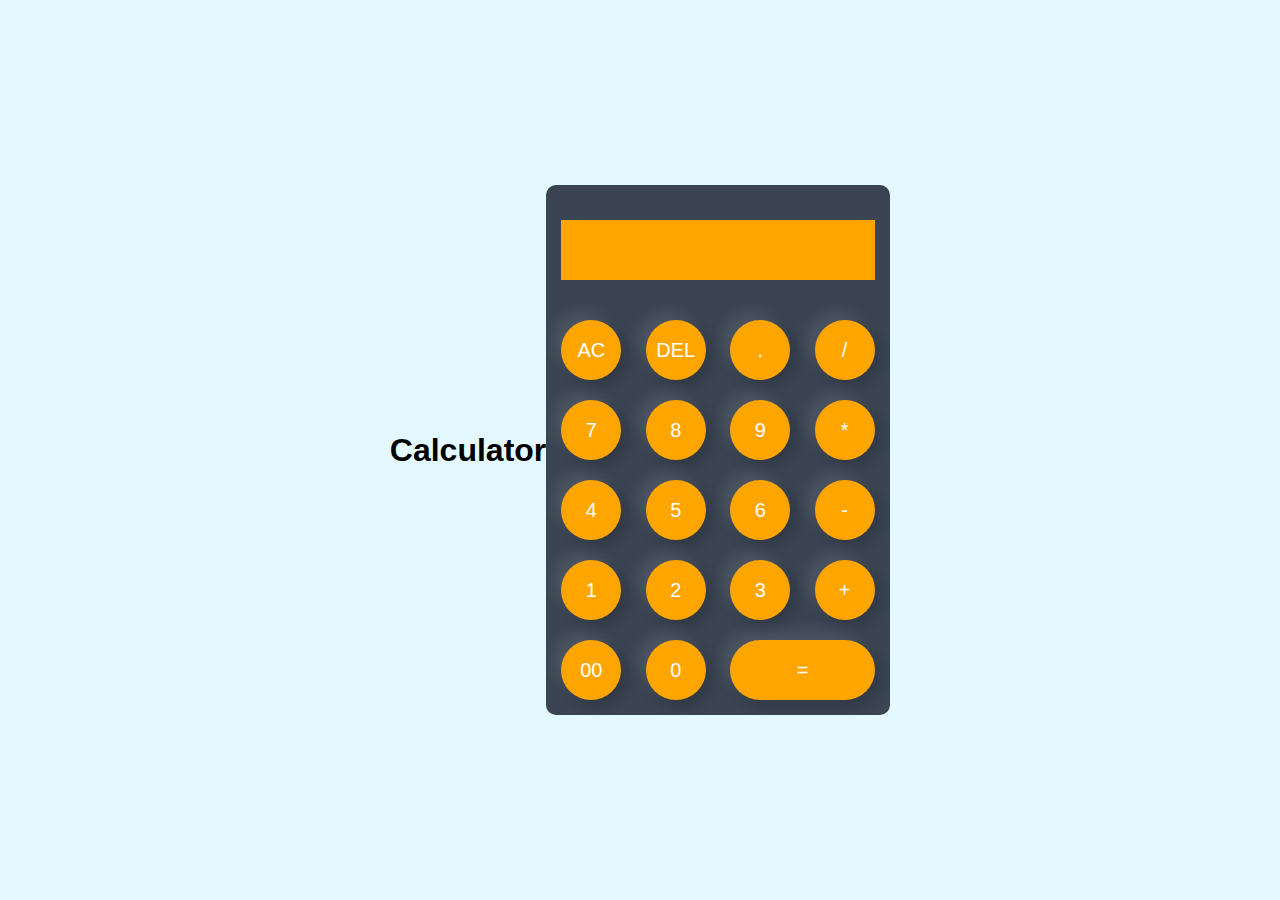
<file: index.html>
<!DOCTYPE html>
<html lang="en">
<head>
    <meta charset="UTF-8">
    <meta name="viewport" content="width=device-width, initial-scale=1.0">
    <title>Document</title>
    <link rel="stylesheet" href="style.css">
</head>
<body>
    <div class="container">
        <h1>Calculator</h1>
        <div class="calculator">
            <form>
                <div class="display">
                    <input type="text" name="display">
                </div>
                <div>
                    <input type="button" value="AC">
                    <input type="button" value="DEL">
                    <input type="button" value=".">
                    <input type="button" value="/">
                </div>
                <div>
                    <input type="button" value="7">
                    <input type="button" value="8">
                    <input type="button" value="9">
                    <input type="button" value="*">
                </div>
                <div>
                    <input type="button" value="4">
                    <input type="button" value="5">
                    <input type="button" value="6">
                    <input type="button" value="-">
                </div>
                <div>
                    <input type="button" value="1">
                    <input type="button" value="2">
                    <input type="button" value="3">
                    <input type="button" value="+">
                </div>
                <div>
                    <input type="button" value="00">
                    <input type="button" value="0">
                    <input type="button" value="=" class="equal">
                </div>
            </form>
        </div>
    </div>
    <script src="script.js"></script>
</body>
</html>
</file>
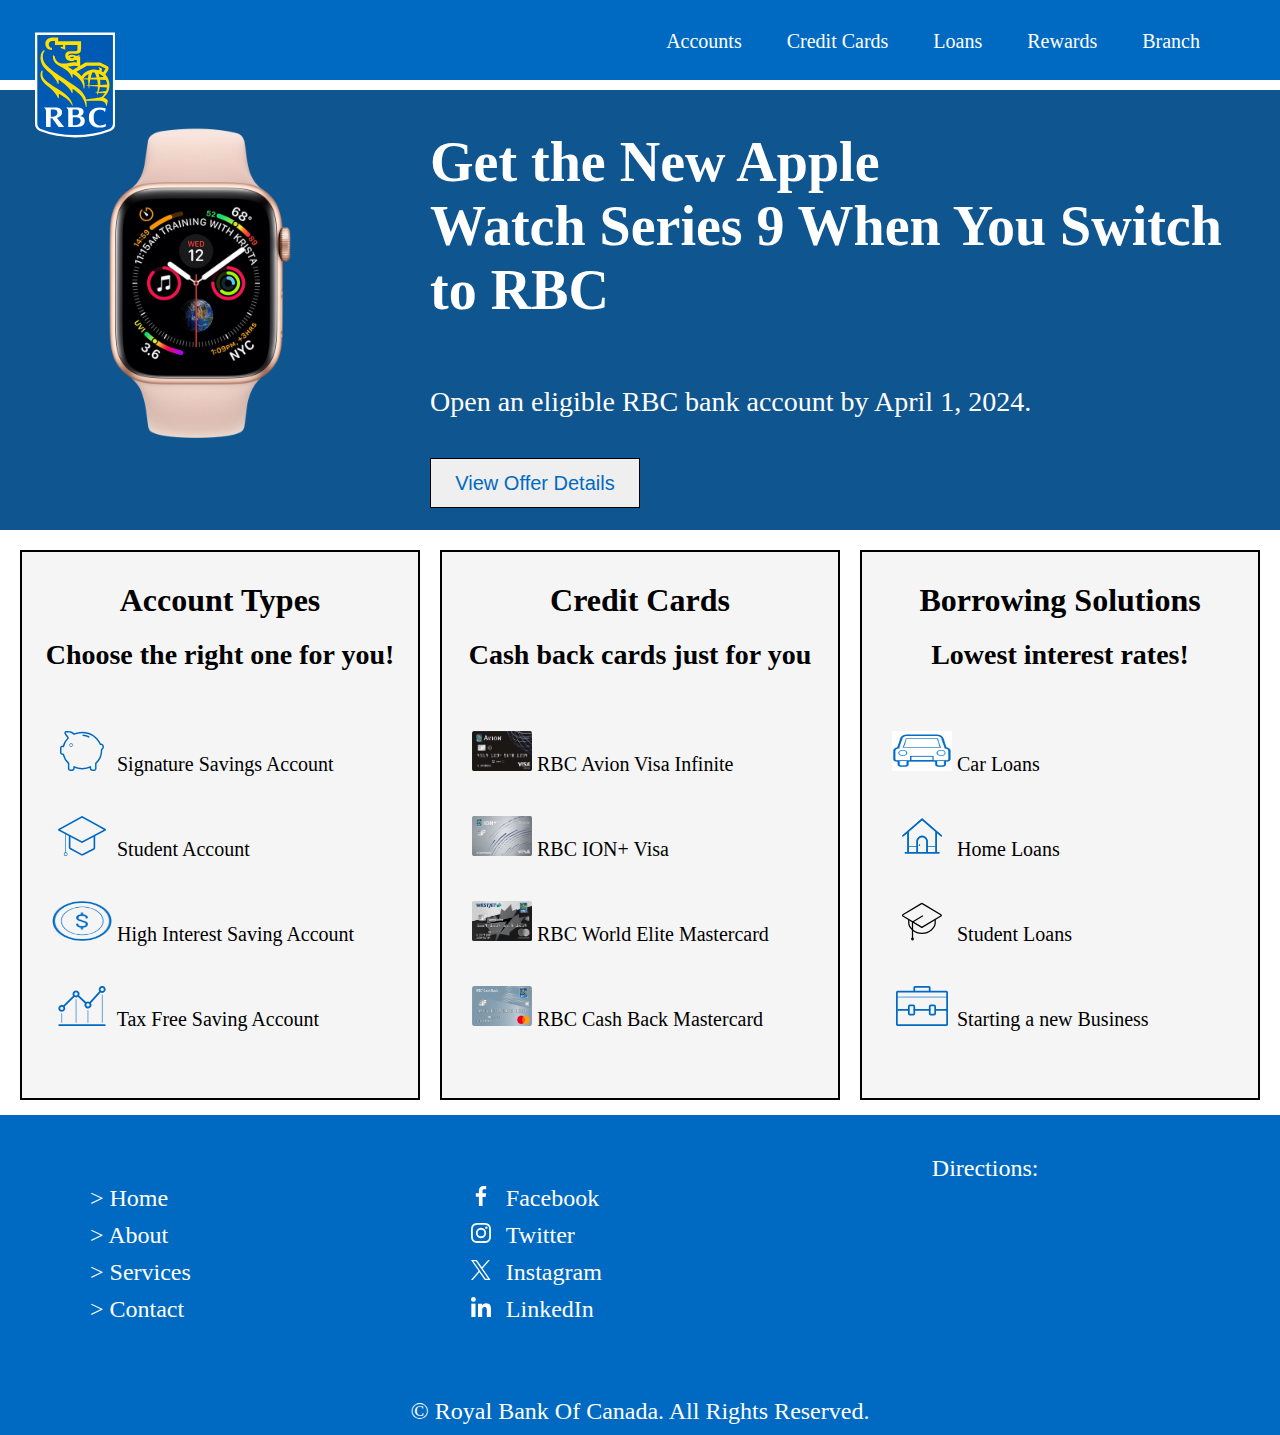
<file: codsoft/Landing Page/index.html>
<!DOCTYPE html>
<html lang="en">
<head>
    <meta charset="UTF-8">
    <meta name="viewport" content="width=device-width, initial-scale=1.0">
    <title>Royal Bank Of Canada</title>
    <link rel="stylesheet" href="styles.css">
</head>
<body>
    <header>
        <div class="logo">
            <img src="th.svg" alt="Royal bank of canada">
        </div>
        <nav>
            <a href="#">Accounts</a>
            <a href="#">Credit Cards</a>
            <a href="#">Loans</a>
            <a href="#">Rewards</a>
            <a href="#">Branch</a>
        </nav>
    </header>
    
    <section class="banner">
        <img src="watch.png" alt="watch" width="400px" height="400px">
        <div class="description">
            <h1>Get the New Apple<br>
                Watch Series 9 When You Switch to RBC</h1><br><br>
            <p>Open an eligible RBC bank account by April 1, 2024.</p>
            <button>View Offer Details</button>
        </div>
        
    </section>
    <main>
        <section class="account-types">
            <div class="c1">
                <h1>Account Types</h1>
                <h3>Choose the right one for you!</h3>
                <ul>
                    <li><img src="s1.svg">  Signature Savings Account</li>
                    <li><img src="s2.svg">  Student Account</li>
                    <li><img src="s3.png">  High Interest Saving Account</li>
                    <li><img src="s4.svg">  Tax Free Saving Account</li>
                </ul>
            </div>

        </section>
        <section class="section-container">
            <div class="c2">
                <h1>Credit Cards</h1>
                <h3>Cash back cards just for you</h3>
                <ul>
                    <li><img src="cc1.png">  RBC Avion Visa Infinite</li>
                    <li><img src="cc2.png">  RBC ION+ Visa</li>
                    <li><img src="3.png">   RBC World Elite Mastercard</li>
                    <li><img src="cc4.png">  RBC Cash Back Mastercard</li>
                </ul>
            </div>

        </section>
        <section class="section-container">
            <div class="c3">
                <h1>Borrowing Solutions</h1>
                <h3>Lowest interest rates!</h3>
                <ul>
                    <li><img src="l1.jpeg">  Car Loans</li>
                    <li><img src="l2.svg">  Home Loans</li>
                    <li><img src="l3.svg">  Student Loans</li>
                    <li><img src="l4.svg">  Starting a new Business</li>
                </ul>
            </div>

        </section>
    </main>

    <footer>
        <section class="footer">
            <div class="footer-links">
                <ul>
                    <li><a href="#">> Home</a></li>
                    <li><a href="#">> About</a></li>
                    <li><a href="#">> Services</a></li>
                    <li><a href="#">> Contact</a></li>
                </ul>
            </div>
    
            <div class="footer-social">
                <ul>
                    <li><img src="facebook.svg"><a href="https://www.facebook.com">Facebook</a></li>
                    <li><img src="instagram.svg"><a href="https://www.twitter.com">Twitter</a></li>
                    <li><img src="twitter.svg"><a href="https://www.instagram.com">Instagram</a></li>
                    <li><img src="linkdin.svg"><a href="https://www.linkedin.com">LinkedIn</a></li>
                </ul>
            </div>
            <div class="location">
                <a href="#">Directions:<br></a>
                <iframe src="https://www.google.com/maps/embed?pb=!1m18!1m12!1m3!1d45950.13571846725!2d-78.92577339689363!3d43.96177593591865!2m3!1f0!2f0!3f0!3m2!1i1024!2i768!4f13.1!3m3!1m2!1s0x89d51b4538008edb%3A0xb452fcac4339f8dc!2sRBC%20Royal%20Bank!5e0!3m2!1sen!2sca!4v1707074437882!5m2!1sen!2sca" width="200" height="200" style="border:0;" allowfullscreen=""></iframe>
            </div>
        </section>

        <p>&copy; Royal Bank Of Canada. All Rights Reserved.</p>
    </footer>
</body>
</html>
</file>
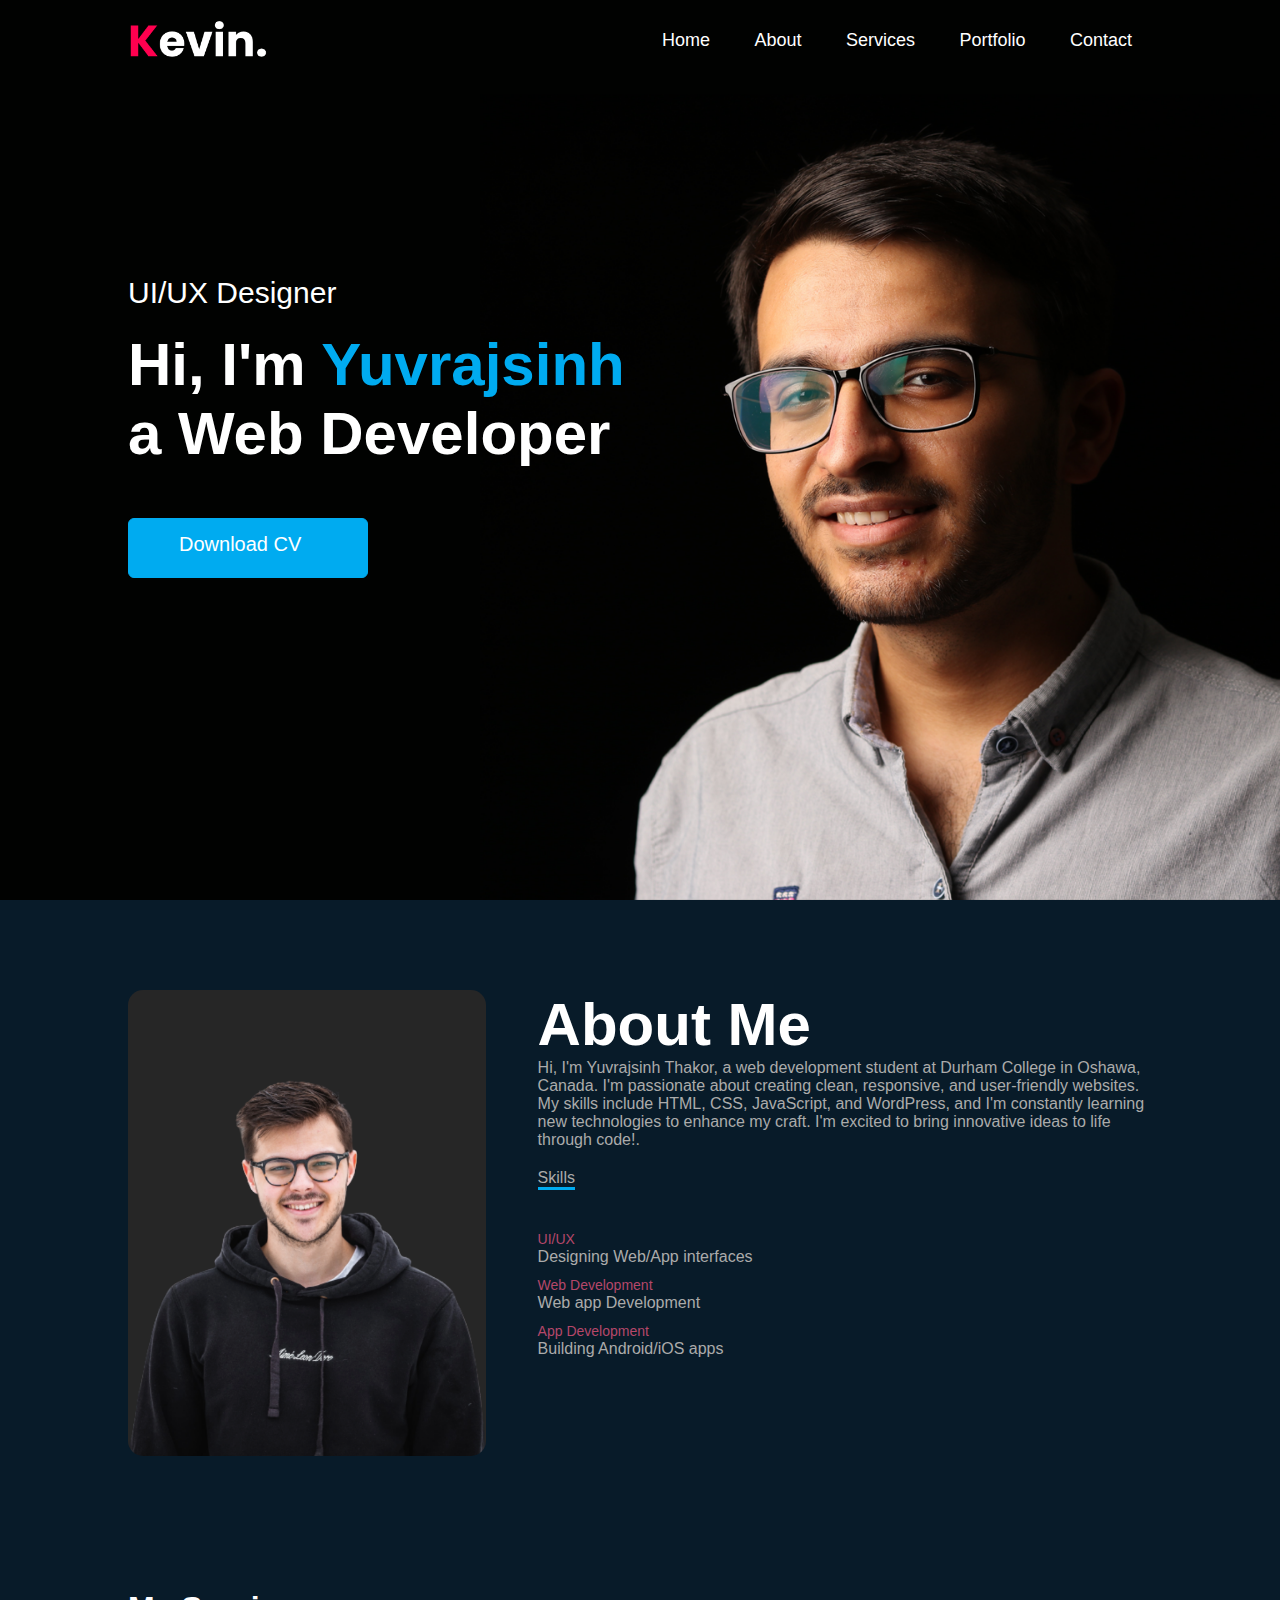
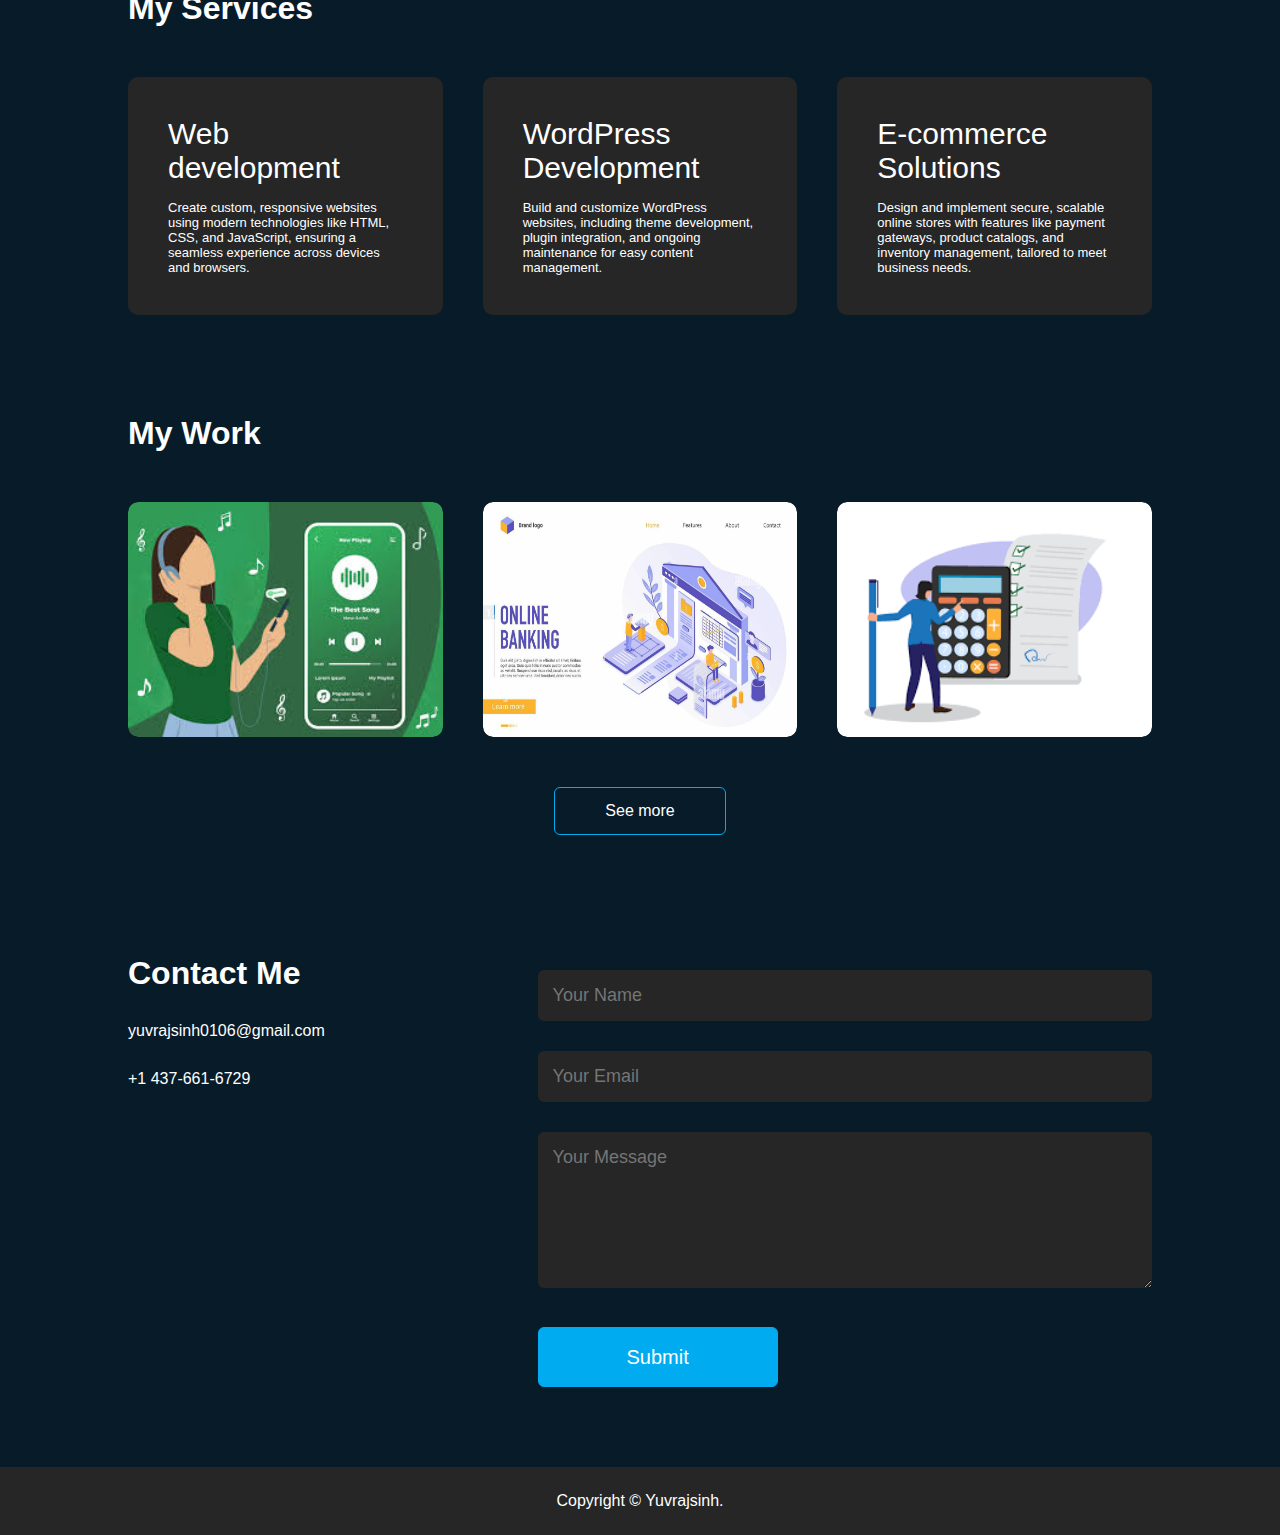
<file: codsoft/Portfolio/index.html>
<!DOCTYPE html>
<html lang="en">
<head>
    <meta charset="UTF-8">
    <meta http-equiv="X-UA-Compatible" content="IE=edge">
    <meta name="viewport" content="width=device-width, initial-scale=1.0">
    <title>Portfolio</title>
    <link rel="stylesheet" href="style.css">

</head>
<body>
<div id="header">
    <div class="container">
        <nav>
            <img src="images/logo.png" class="logo">
            <ul id="sidemenu">
                <li><a href="#header">Home</a></li>
                <li><a href="#about">About</a></li>
                <li><a href="#services">Services</a></li>
                <li><a href="#portfolio">Portfolio</a></li>
                <li><a href="#contact">Contact</a></li>

        </nav>
        <div class="info">
            <p>UI/UX Designer</p>
            <h1>Hi, I'm <span>Yuvrajsinh</span><br>a Web Developer</h1>
            <a href="images/my-cv.pdf" download class="btn btn2">Download CV</a>
        </div>
    </div>
</div>
<div id="about">
    <div class="container">
        <div class="row">
            <div class="about-1">
                <img src="images/user.png">
            </div>
            <div class="about-2">
                <h1 class="bio">About Me</h1>
                <p>Hi, I'm Yuvrajsinh Thakor, a web development student at Durham College in Oshawa, Canada. I'm passionate about creating clean, responsive, and user-friendly websites. My skills include HTML, CSS, JavaScript, and WordPress, and I'm constantly learning new technologies to enhance my craft. I'm excited to bring innovative ideas to life through code!.</p>

                <div class="skills">
                    <p class="skill-title">Skills</p>
                </div>
                <div class="skills-info" id="skills">
                    <ul>
                        <li><span>UI/UX</span><br>Designing Web/App interfaces</li>
                        <li><span>Web Development</span><br>Web app Development</li>
                        <li><span>App Development</span><br>Building Android/iOS apps</li>
                    </ul>
                </div>
            </div>
        </div>
    </div>
</div>
<!-- ---------services---------------- -->
<div id="services">
    <div class="container">
        <h1 class="service-title">My Services</h1>
        <div class="services-list">
            <div>
                <h2>Web development</h2>
                <p>Create custom, responsive websites using modern technologies like HTML, CSS, and JavaScript, ensuring a seamless experience across devices and browsers.</p>
            </div>
            <div>
                <h2>WordPress Development</h2>
                <p>Build and customize WordPress websites, including theme development, plugin integration, and ongoing maintenance for easy content management.</p>
            </div>
            <div>
                <h2>E-commerce Solutions</h2>
                <p>Design and implement secure, scalable online stores with features like payment gateways, product catalogs, and inventory management, tailored to meet business needs.</p>
            </div>
        </div>
    </div>
</div>

<div id="portfolio">
    <div class="container">
        <h1 >My Work</h1>
        <div class="work-list">
            <div class="work">
                <img src="images/work-2.jpeg">
                <div class="layer">
                    <h3>Spotify Clone</h3>
                    <p>A replica of the Spotify interface with music playback functionality, showcasing modern web design and interactive features.
                    </p>
                </div>
            </div>
            <div class="work">
                <img src="images/work-03.jpg">
                <div class="layer">
                    <h3>Bank's Landing page</h3>
                    <p>A professional landing page for a bank, highlighting clean design, responsive layout, and user-friendly navigation.</p>
                </div>
            </div>
            <div class="work">
                <img src="images/work-3.png">
                <div class="layer">
                    <h3>Calculator</h3>
                    <p>A functional calculator with basic arithmetic operations, demonstrating JavaScript logic and user interface development.</p>
                </div>
            </div>
        </div>
        <a href="#" class="btn">See more</a>
    </div>
</div>
<!-- ----------contact------------- -->
<div id="contact">
    <div class="container">
        <div class="row">
            <div class="contact-left">
                <h1 >Contact Me</h1>
                <p>yuvrajsinh0106@gmail.com</p>
                <p>+1 437-661-6729</p>
                <div class="social-icons">
                    <a href="https://facebook.com/"><i class="fab fa-facebook"></i></a>
                    <a href=""><i class="fab fa-twitter-square"></i></a>
                    <a href=""><i class="fab fa-instagram"></i></a>
                    <a href=""><i class="fab fa-linkedin"></i></a>
                </div>
            </div>
            <div class="contact-right">
                <form name="submit-to-google-sheet">
                    <input type="text" name="Name" placeholder="Your Name" required>
                    <input type="email" name="Email" placeholder="Your Email" required>
                    <textarea name="Message" rows="6" placeholder="Your Message"></textarea>
                    <button type="submit" class="btn btn2">Submit</button>
                </form>
                <span id="msg"></span>
            </div>
        </div>
    </div>
    <div class="copyright">
        <p>Copyright © Yuvrajsinh.</p>
    </div>
</div>
</body>
</html>
</file>
<file: style.css>
* {
    padding: 0;
    margin: 0;
    box-sizing: border-box;
    font-family: "Poppins", sans-serif;
}

.container{
    width: 100%;
    height: 100vh;
    background: #e3f9ff;
    display: flex;
    align-items: center;
    justify-content: center;
}
.container h1{
    display:inherit;
}
.calculator{
    background: #3a4452;
    padding: 5px;
    border-radius: 10px;
}
.calculator form input{
    border:0px;
    height: 60px;
    width: 60px;
    border-radius: 50px; 
    font-size: 20px;  
    color: #fff;
    cursor: pointer;
    margin: 10px;
    background: orange;
    box-shadow: -8px -8px 15px rgba(255, 255, 255, 0.1), 5px 5px 15px rgba(0, 0, 0, 0.2);
}
form .display{
    display: flex;
    justify-content: flex-end;
    margin: 20px 0;
}
form .display input{
    text-align: right;
    font-size: 35px;
    box-shadow: none;
    flex: 1;
    border-radius: 0;
}
form input.equal{
    width: 145px;

}
</file>
<file: codsoft/Landing Page/styles.css>
* {
    margin: 0;
    padding: 0;
    box-sizing: border-box;
}
/* Mobile Devices - less than 640px */
@media only screen and (max-width: 639px) {
    
    header{
        display: flex;
        justify-content: space-between;
        width: 640px;
        height: 80px;
        margin-bottom: 10px;
        background-color: #006AC3;
    }

   .logo > img{
        width: 60px;
        height: 90px;
        margin: 30px 0px 5px 35px;
   }
    nav{
        font-size: 1.15rem;
        margin: 30px 40px 20px 0px;
    }

    nav > a{
        color: white;
        text-decoration: none;
        margin: 30px 20px 20px 0px;
    }

    .banner{
        width: 640px;
        height: 660px;
        background-color: #0f558f;
        display: block;
    }
    .banner img{
        margin-left: 130px;
    }
    button{
        width: 180px;
        height: 50px;
        margin-top: 40px;
        font-size: 1.15rem;
        color: #006AC3;
        border: 1px solid black;
        justify-content: center;
    }
    .description{
        font-size: 1rem;
        justify-content: center;
        color: white;
        margin: 20px 0px 0px 30px;
    }
    main{
        display: block;
    }
   .c1 img{
        width: 60px;
        height: 40px;
    }
   .c2 img{
        width: 60px;
        height: 40px;
    }
   .c3 img{
        width: 60px;
        height: 40px;
    }
    .c1, .c2, .c3{
        width: 619px;
        height: 550px;
        background-color: whitesmoke;
        margin:20px 0px 10px 10px;
        border: 2px solid black;
    }
   .c1 h1{
        font-size: 2.5rem;
        text-align: center;
        margin-top: 30px;
        
   }
   .c1  h3{
        font-size: 2rem;
        text-align: center;
        margin-top: 20px;
   }
   .c1 ul {
        margin: 60px 0px 0px 30px;
        font-size: 1.75rem;
   }
   .c1 ul li{
    margin-bottom: 40px;
    list-style: none;
   }
   .c2 h1{
        font-size: 2.5rem;
        text-align: center;
        margin-top: 30px;
        
   }
   .c2  h3{
        font-size: 2rem;
        text-align: center;
        margin-top: 20px;
   }
   .c2 ul {
        margin: 60px 0px 0px 30px;
        font-size: 1.75rem;
   }
   .c2 ul li{
    margin-bottom: 40px;
    list-style-type: none;
   }
   .c3 h1{
        font-size: 2.5rem;
        text-align: center;
        margin-top: 30px;
        
   }
   .c3  h3{
        font-size: 2rem;
        text-align: center;
        margin-top: 20px;
   }
   .c3 ul {
        margin: 60px 0px 0px 30px;
        font-size: 1.75rem;
   }
   .c3 ul li{
    margin-bottom: 40px;
    list-style: none;
   }
    footer{
        background-color: #006AC3;
        font-size: 1.75rem;
        justify-content: center;
        color: white;
    }
    .footer{
        display: flex;
    }

   li {
        margin-bottom: 10px;
        list-style: none;
    }
    li > a{
        text-decoration: none;
        color: white;
    }
    .location > a{
        text-decoration: none;
        color: white;
    }
    .location{
        margin: 30px 10px 0px 0px;

    }
    .footer-links{
        margin: 30px 40px 0px 20px;
    }

    .footer-social{
        margin: 30px 40px 0px 20px;
    }
    footer img{
        width: 20px;
        height: 20px;
        margin-right: 15px;
    }
    footer > p{
        text-align: center;
        padding: 10px;
    }

    
}

/* Tablets - between 640px and 1024px */
@media only screen and (min-width: 640px) and (max-width: 1024px) {
    header{
        display: flex;
        justify-content: space-between;
        width: 1024px;
        height: 80px;
        margin-bottom: 10px;
        background-color: #006AC3;
    }

   .logo > img{
        width: 80px;
        height: 110px;
        margin: 30px 0px 5px 35px;
   }
    nav{
        font-size: 1.25rem;
        margin: 30px 40px 20px 0px;
    }

    nav > a{
        color: white;
        text-decoration: none;
        margin: 30px 40px 20px 0px;
    }

    .banner{
        width: 1024px;
        height: 440px;
        background-color: #0f558f;
        display: flex;
    }
    button{
        width: 210px;
        height: 50px;
        margin-top: 40px;
        font-size: 1.25rem;
        color: #006AC3;
        border: 1px solid black;
    
    }
    .description{
        font-size: 1.25rem;
        color: white;
        margin: 40px 0px 0px 30px;
    }
    main{
        display: flex;
    }
   .c1 img{
        width: 60px;
        height: 40px;
    }
   .c2 img{
        width: 60px;
        height: 40px;
    }
   .c3 img{
        width: 60px;
        height: 40px;
    }
    .c1, .c2, .c3{
        width: 320px;
        height: 550px;
        background-color: whitesmoke;
        margin:20px 0px 10px 15px;
        border: 2px solid black;
    }
   .c1 h1{
        font-size: 2rem;
        text-align: center;
        margin-top: 30px;
        
   }
   .c1  h3{
        font-size: 1.25rem;
        text-align: center;
        margin-top: 20px;
   }
   .c1 ul {
        margin: 60px 0px 0px 30px;
        font-size: 1.12rem;
   }
   .c1 ul li{
    margin-bottom: 40px;
    list-style: none;
   }
   .c2 h1{
        font-size: 2rem;
        text-align: center;
        margin-top: 30px;
        
   }
   .c2  h3{
        font-size: 1.25rem;
        text-align: center;
        margin-top: 20px;
   }
   .c2 ul {
        margin: 60px 0px 0px 30px;
        font-size: 1.12rem;
   }
   .c2 ul li{
    margin-bottom: 40px;
    list-style-type: none;
   }
   .c3 h1{
        font-size: 2rem;
        text-align: center;
        margin-top: 30px;
        
   }
   .c3  h3{
        font-size: 1.25rem;
        text-align: center;
        margin-top: 20px;
   }
   .c3 ul {
        margin: 60px 0px 0px 30px;
        font-size: 1.15rem;
   }
   .c3 ul li{
    margin-bottom: 40px;
    list-style: none;
   }
    footer{
        background-color: #006AC3;
        width: 1035px;
        font-size: 1.5rem;
        justify-content: center;
        color: white;
    }
    .footer{
        display: flex;
    }

   li {
        margin-bottom: 10px;
        list-style: none;
    }
    li > a{
        text-decoration: none;
        color: white;
    }
    .location > a{
        text-decoration: none;
        color: white;
    }
    .location{
        margin: 40px 50px 0px 150px;

    }
    .footer-links{
        margin: 70px 10px 0px 60px;
    }

    .footer-social{
        margin: 70px 50px 0px 200px;
    }
    footer img{
        width: 20px;
        height: 20px;
        margin-right: 15px;
    }
    footer > p{
        text-align: center;
        padding: 10px;
    }

}

/* Desktops - over 1024px */
@media only screen and (min-width: 1025px) {
    header{
        display: flex;
        justify-content: space-between;
        width: 1280px;
        height: 80px;
        margin-bottom: 10px;
        background-color: #006AC3;
    }

   .logo > img{
        width: 80px;
        height: 110px;
        margin: 30px 0px 5px 35px;
   }
    nav{
        font-size: 1.25rem;
        margin: 30px 40px 20px 0px;
    }

    nav > a{
        color: white;
        text-decoration: none;
        margin: 30px 40px 20px 0px;
    }

    .banner{
        width: 1280px;
        height: 440px;
        background-color: #0f558f;
        display: flex;
    }
    button{
        width: 210px;
        height: 50px;
        margin-top: 40px;
        font-size: 1.25rem;
        color: #006AC3;
        border: 1px solid black;
    
    }
    .description{
        font-size: 1.75rem;
        color: white;
        margin: 40px 0px 0px 30px;
    }
    main{
        display: flex;
    }
   .c1 img{
        width: 60px;
        height: 40px;
    }
   .c2 img{
        width: 60px;
        height: 40px;
    }
   .c3 img{
        width: 60px;
        height: 40px;
    }
    .c1, .c2, .c3{
        width: 400px;
        height: 550px;
        background-color: whitesmoke;
        margin:20px 0px 15px 20px;
        border: 2px solid black;
    }
   .c1 h1{
        font-size: 2rem;
        text-align: center;
        margin-top: 30px;
        
   }
   .c1  h3{
        font-size: 1.75rem;
        text-align: center;
        margin-top: 20px;
   }
   .c1 ul {
        margin: 60px 0px 0px 30px;
        font-size: 1.25rem;
   }
   .c1 ul li{
    margin-bottom: 40px;
    list-style: none;
   }
   .c2 h1{
        font-size: 2rem;
        text-align: center;
        margin-top: 30px;
        
   }
   .c2  h3{
        font-size: 1.75rem;
        text-align: center;
        margin-top: 20px;
   }
   .c2 ul {
        margin: 60px 0px 0px 30px;
        font-size: 1.25rem;
   }
   .c2 ul li{
    margin-bottom: 40px;
    list-style-type: none;
   }
   .c3 h1{
        font-size: 2rem;
        text-align: center;
        margin-top: 30px;
        
   }
   .c3  h3{
        font-size: 1.75rem;
        text-align: center;
        margin-top: 20px;
   }
   .c3 ul {
        margin: 60px 0px 0px 30px;
        font-size: 1.25rem;
   }
   .c3 ul li{
    margin-bottom: 40px;
    list-style: none;
   }
    footer{
        background-color: #006AC3;
        font-size: 1.5rem;
        justify-content: center;
        color: white;
    }
    .footer{
        display: flex;
    }

   li {
        margin-bottom: 10px;
        list-style: none;
    }
    li > a{
        text-decoration: none;
        color: white;
    }
    .location > a{
        text-decoration: none;
        color: white;
    }
    .location{
        margin: 40px 30px 0px 300px;

    }
    .footer-links{
        margin: 70px 30px 0px 90px;
    }

    .footer-social{
        margin: 70px 30px 0px 250px;
    }
    footer img{
        width: 20px;
        height: 20px;
        margin-right: 15px;
    }
    footer > p{
        text-align: center;
        padding: 10px;
    }
}
</file>
<file: codsoft/Portfolio/style.css>
*{
    margin: 0;
    padding: 0;
    font-family: 'Poppins', sans-serif;
    box-sizing: border-box;
}
body{
    background: #081b29;
    color: #fff;
}
#header{
    width: 100%;
    height: 100vh;
    background-image: url(images/background.png);
    background-size: cover;
    background-position: center;
    background-attachment: fixed;
}
.container{
    padding: 10px 10%;
}

nav{
    display: flex;
    align-items: center;
    justify-content: space-between;
    flex-wrap: wrap;
}

.logo{
    width: 140px;
}

nav ul li{
    display: inline-block;
    list-style: none;
    margin: 10px 20px;
}

nav ul li a{
    color: #fff;
    text-decoration: none;
    font-size: 18px;
    position: relative;
}
nav ul li a::after{
    content: '';
    width: 0;
    height: 3px;
    background: #00abf0;
    position: absolute;
    left: 0;
    bottom: -6px;
    transition: 0.5s;
}
nav ul li a:hover::after{
    width: 100%;
}
.info{
    margin-top: 20%;
    font-size: 30px;
}
.info h1{
    font-size: 60px;
    margin-top: 20px;
}
.info h1 span{
    color: #00abf0;
}

#about{
    padding: 80px 0;
    color: #ababab;
}
.row{
    display: flex;
    justify-content: space-between;
    flex-wrap: wrap;
}

.about-1{
    flex-basis: 35%;
}
.about-1 img{
    width: 100%;
    border-radius: 15px;
}
.about-2{
    flex-basis: 60%;
}

.bio{
    font-size: 60px;
    font-weight: 600;
    color: #fff;
}

.skills{
    display: flex;
    margin: 20px 0 40px;
}
.skill-title{
    border-bottom: 3px solid #00abf0;
}
.skills-info ul li{
    list-style: none;
    margin: 10px 0;
}
.skills-info ul li span{
    color: #b54769;
    font-size: 14px;
}

#services{
    padding: 30px 0;
}
.services-list{
    display: grid;
    grid-template-columns: repeat(auto-fit, minmax(250px, 1fr));
    grid-gap: 40px;
    margin-top: 50px;
}
.services-list div{
    background: #262626;
    padding: 40px;
    font-size: 13px;
    font-weight: 300;
    border-radius: 10px;
    transition: background 0.5s, transform 0.5s;
}
.services-list div i{
    font-size: 50px;
    margin-bottom: 30px;
}
.services-list div h2{
    font-size: 30px;
    font-weight: 500;
    margin-bottom: 15px;
}
.services-list div a{
    text-decoration: none;
    color: #fff;
    font-size: 12px;
    margin-top: 20px;
    display: inline-block;
}
.services-list div:hover{
    background: #00abf0;
    transform: translateY(-10px);
}

#portfolio{
    padding: 50px 0;
}
.work-list{
    display: grid;
    grid-template-columns: repeat(auto-fit, minmax(250px, 1fr));
    grid-gap: 40px;
    margin-top: 50px;
}
.work{
    border-radius: 10px;
    position: relative;
    overflow: hidden;
}
.work img{
    width: 100%;
    height: 100%;
    border-radius: 10px;
    display: block;
    transition: transform 0.5s;
}
.layer{
    width: 100%;
    height: 0;
    background: linear-gradient(rgba(0,0,0,0.6), #00abf0);
    border-radius: 10px;
    position: absolute;
    left: 0;
    bottom: 0;
    overflow: hidden;
    display: flex;
    align-items: center;
    justify-content: center;
    flex-direction: column;
    padding: 0 40px;
    text-align: center;
    font-size: 14px;
    transition: height 0.5s;
}
.layer h3{
    font-weight: 500;
    margin-bottom: 20px;
}
.layer a{
    margin-top: 20px;
    color: #00abf0;
    text-decoration: none;
    font-size: 18px;
    line-height: 60px;
    background: #fff;
    width: 60px;
    height: 60px;
    border-radius: 50%;
    text-align: center;
}
.work:hover img{
    transform: scale(1.1);
}
.work:hover .layer{
    height: 100%;
}
.btn{
    display: block;
    margin: 50px auto;
    width: fit-content;
    border: 1px solid #00abf0;
    padding: 14px 50px;
    border-radius: 6px;
    text-decoration: none;
    color: #fff;
    transition: background 0.5s;
}
.btn:hover{
    background: #00abf0;
}

/* ---------contact-------- */
.contact-left{
    flex-basis: 35%;
}
.contact-right{
    flex-basis: 60%;
}
.contact-left p{
    margin-top: 30px;
}
.contact-left p i{
    color: #00abf0;
    margin-right: 15px;
    font-size: 25px;
}
.social-icons{
    margin-top: 30px;
}
.social-icons a{
    text-decoration: none;
    font-size: 30px;
    margin-right: 15px;
    color: #ababab;
    display: inline-block;
    transition: transform 0.5s;
}
.social-icons a:hover{
    color: #00abf0;
    transform: translateY(-5px);
}
.btn.btn2{
    display: inline-block;
    background: #00abf0;
    height: 60px;
    width: 240px;
    font-size: 1.25rem;
}
.contact-right form{
    width: 100%;
}
form input, form textarea{
    width: 100%;
    border: 0;
    outline: none;
    background: #262626;
    padding: 15px;
    margin: 15px 0;
    color: #fff;
    font-size: 18px;
    border-radius: 6px;
}
form .btn2{
    padding: 14px 60px;
    font-size: 18px;
    margin-top: 20px;
    cursor: pointer;
}
.copyright{
    width: 100%;
    text-align: center;
    padding: 25px 0;
    background: #262626;
    font-weight: 300;
    margin-top: 20px;
}
.copyright i{
    color: #00abf0;
}
.copyright a{
    color: #00abf0;
    text-decoration: none;
}


@media only screen and (max-width: 600px){
    #header{
        background-image: url(images/phone-background.png);
    }
    .info{
        margin-top: 100%;
        font-size: 16px;
    }
    .info h1{
        font-size: 30px;
    }
    nav .fas{
        display: block;
        font-size: 25px;
    }
    nav ul{
        background: #00abf0;
        position: fixed;
        top: 0;
        right: -200px;
        width: 200px;
        height: 100vh;
        padding-top: 50px;
        z-index: 2;
        transition: right 0.5s;
    }
    nav ul li{
        display: block;
        margin: 25px;
    }
    nav ul .fas{
        position: absolute;
        top: 25px;
        left: 25px;
        cursor: pointer;
    }
    .sub-title{
        font-size: 40px;
    }
    .about-col-1, .about-col-2{
        flex-basis: 100%;
    }
    .about-col-1{
        margin-bottom: 30px;
    }
    .about-col-2{
        font-size: 14px;
    }
    .tab-links{
        font-size: 16px;
        margin-right: 20px;
    }
    .contact-left, .contact-right{
        flex-basis: 100%;
    }
    .copyright{
        font-size: 14px;
    }
}
</file>
